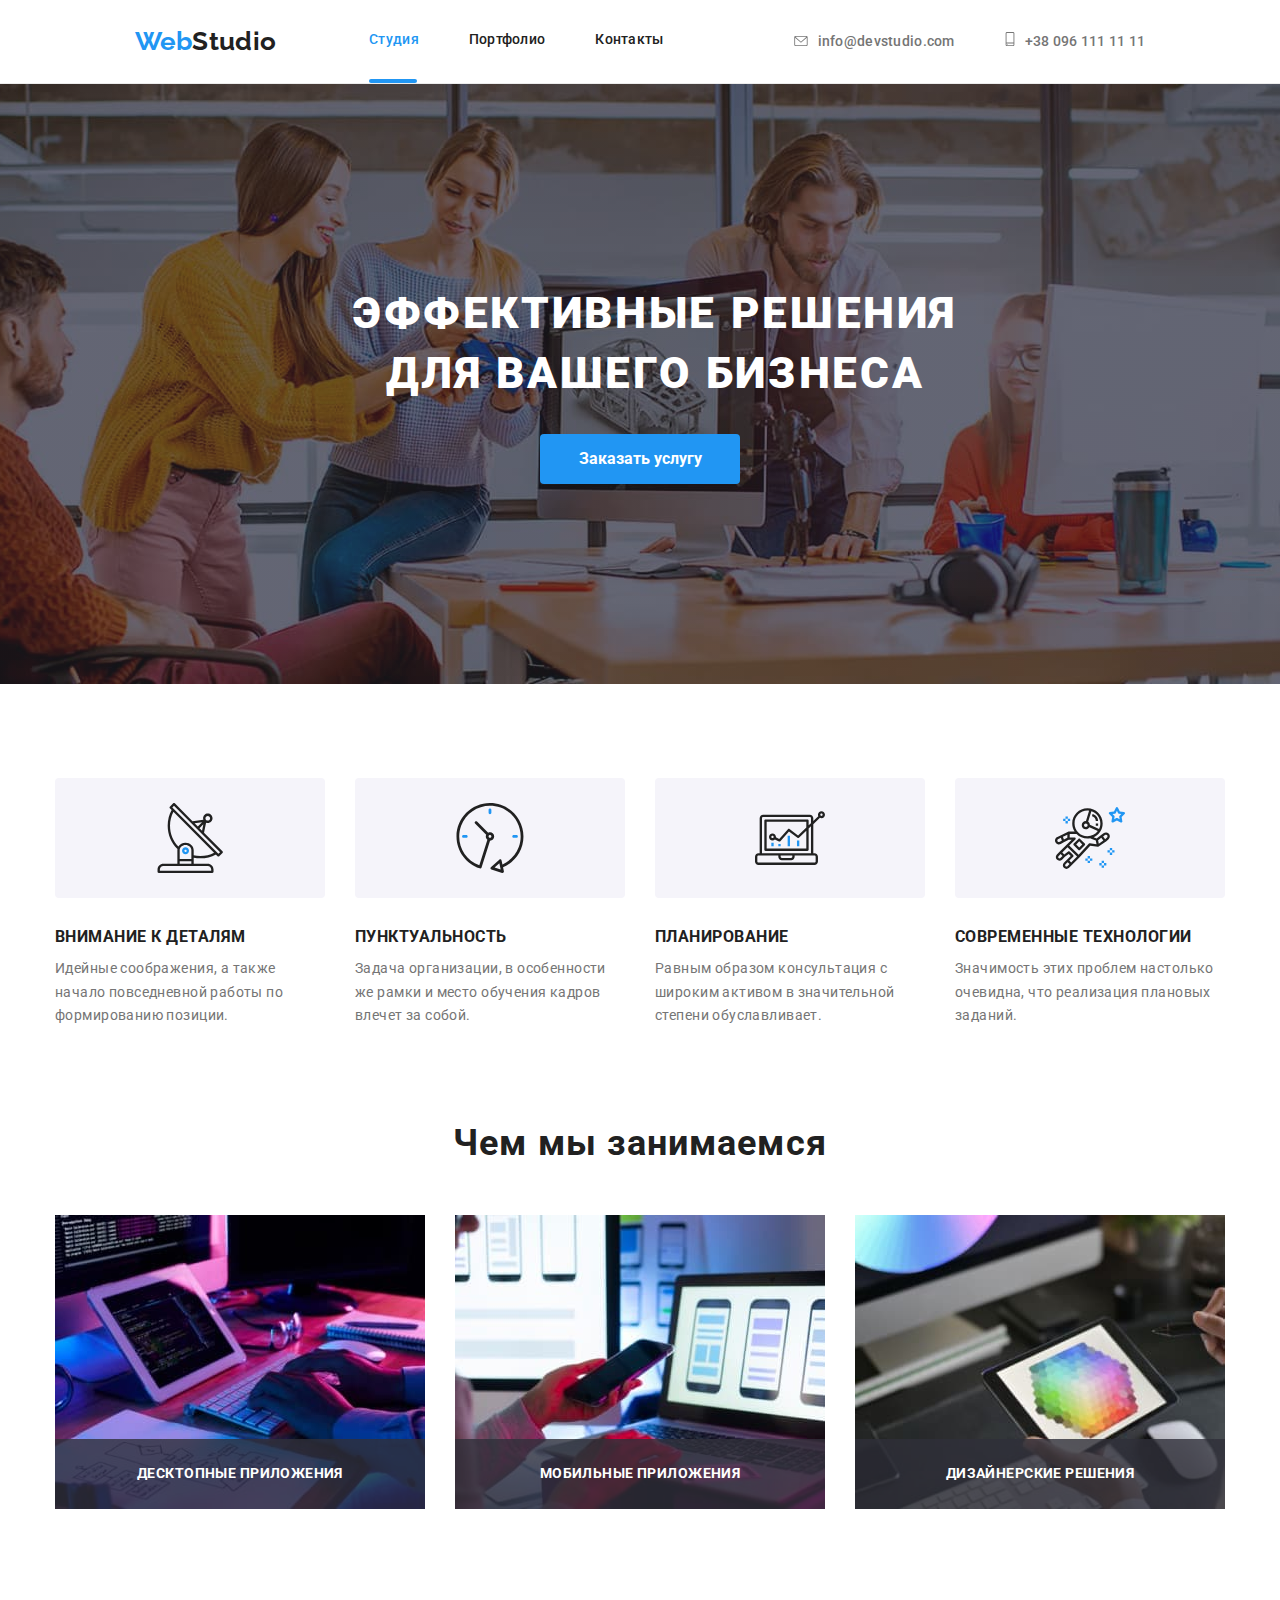
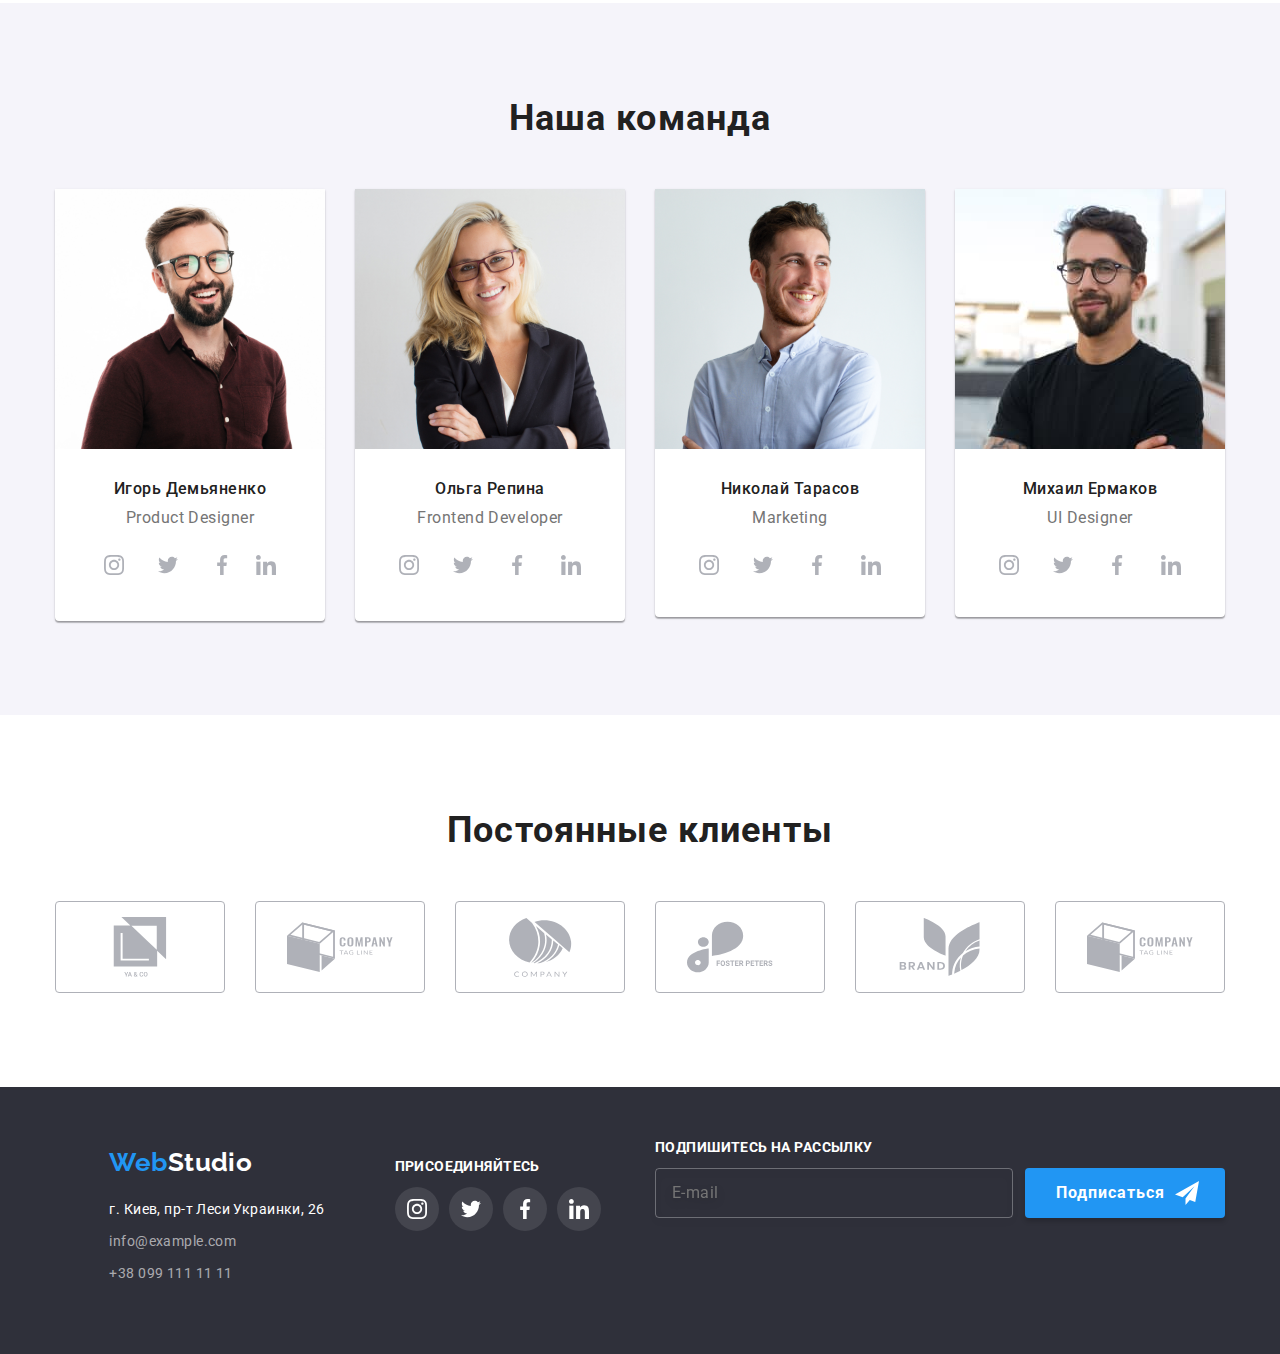
<file: index.html>
<!DOCTYPE html>
<html lang="ru">
  <head>
    <meta charset="UTF-8" />
    <meta http-equiv="X-UA-Compatible" content="IE=edge" />
    <meta name="viewport" content="width=device-width, initial-scale=1.0" />
    <link rel="preconnect" href="https://fonts.googleapis.com" />
    <link rel="preconnect" href="https://fonts.gstatic.com" crossorigin />
    <link rel="preconnect" href="https://fonts.googleapis.com" />
    <link rel="preconnect" href="https://fonts.gstatic.com" crossorigin />
    <link
      href="https://fonts.googleapis.com/css2?family=Raleway:wght@700&family=Roboto:wght@400;500;700&display=swap"
      rel="stylesheet"
    />
    <title>WebStudio</title>
    <link
      rel="stylesheet"
      href="https://cdnjs.cloudflare.com/ajax/libs/modern-normalize/1.1.0/modern-normalize.min.css"
    />
    <link rel="stylesheet" href="./css/main.min.css" />
  </head>

  <body>
      <!-- header -->
  <header class="header">
    <div class="container header__container">
      <div class="header__wrap">
          <a class="logo logo__header link" href="/">
            <span class="logo__web-accent">Web</span>Studio</a>
    </div>


        <button type="button" class="header__menu-btn" data-menu-open>
          <svg width="30px" height="30px" aria-label="Переключатель мобильного меню">
            <use href="./images/symbol-defsmanuu.svg#icon-menuu" class="header__icon-menu"></use>
          </svg>
        </button>



        <div class="mob-menu is-hidden" data-menu>
          <div class="mob-menu__container">
            <div class="mob-menu__top">
          <button type="button" class="mob-menu__close-btn header__close-btn " data-menu-close>
          <svg width="20px" height="20px">
            <use href="./images/symbol-defscloses.svg#icon-closs-1" class="header__icon-close"></use>
          </svg>
        </button>

        <ul class="mob-menu__list list">
          <li class="mob-menu__item mob-menu__current-item">
              <a class="mob-menu__link link mob-menu__link--current" href="">Студия</a>
          </li>
          <li class="mob-menu__item">
              <a class="mob-menu__link link" href="./portfolio.html">Портфолио</a>
          </li>
          <li class="mob-menu__item">
              <a class="mob-menu__link link" href="">Контакты</a>
          </li>
      </ul>
  </div>


      <div class="mob-menu__bottom">
        <ul class="mob-menu-contacts list"> 
          <li class="mob-menu-contacts__item-tel">
            <a class="mob-menu-contacts__tel link" href="tel:+380961111111">
            +38 096 111 11 11</a>
        </li>
        <li class="mob-menu-contacts__item-mail">
          <a class="mob-menu-contacts__mail link" href="mailto:info@devstudio.com">
            info@devstudio.com</a>
        </li>
    </ul>

    <ul class="mob-menu__soc-list list">
        <li class="mob-menu__soc-item">
              <a class="mob-menu__soc-link link" href="">
                Instagram</a>
          </li>
          <li class="mob-menu__soc-item mob-menu__soc-item--width">
              <a class="mob-menu__soc-link link" href="">
                Twitter</a>
          </li>
          <li class="mob-menu__soc-item">
              <a class="mob-menu__soc-link link" href="">
                Facebook</a>
          </li>
          <li class="mob-menu__soc-item">
              <a class="mob-menu__soc-link link" href="">
                LinkedIn</a>
          </li>
      </ul>
    </div>
    </div>
    </div>
    
    <nav class="header__nav">
      <ul class="header__list list">
        <li class="header__item header__current-item">
          <a class="header__link link header__link--current" href="./index.html">Студия</a>
        </li>
        <li class="header__item">
          <a class="header__link link" href="./portfolio.html">Портфолио</a>
        </li>
        <li class="header__item">
          <a class="header__link link" href="">Контакты</a>
        </li>
      </ul>
    </nav>


    <ul class="contacts list">
      <li class="contacts__item">
        <a class="contacts__mail link" href="malito:info@devstudio.com"
          ><svg class="contacts__icon contacts__icon-mail">
            <use href="./images/symbol-defs.svg#icon-mail"></use></svg
          >info@devstudio.com</a
        >
      </li>
      <li class="contacts__item">
        <a class="contacts__tel link contacts__tel--color" href="tel:+380961111111">
          <svg class="contacts__icon contacts__icon-tel">
            <use href="./images/symbol-defs.svg#icon-smartphone"></use>
          </svg>
          +38 096 111 11 11</a
        >
      </li>
    </ul>
      </div>
  </header>
    <!-- <--hero-->
    <main class="main">
      <section class="hero hero__section hero__bcgi">
        <div class="container hero__container">
          <!-- <div class="hero-container"> -->
          <h1 class="hero__title">Эффективные решения для вашего бизнеса</h1>
          <button type="button" data-modal-open class="btn btn__order">Заказать услугу</button>
          <!-- </div> -->
        </div>
      </section>

      <!-- advantage section -->

      <section class="advantage section">
        <div class="container">
          <!-- <h2 class="visually-hidden">Качества</h2> -->
          <ul class="advantage__list list">
            <li class="advantage__item">
              <div class="advantage__container">
                <svg class="advantage__icon" height="70" width="70">
                  <use href="./images/symbol-defs.svg#icon-antenna"></use>
                </svg>
              </div>
              <h3 class="advantage__title">Внимание к деталям</h3>
              <p class="advantage__description">
                Идейные соображения, а также начало повседневной работы по формированию позиции.
              </p>
            </li>
            <li class="advantage__item">
              <div class="advantage__container">
                <svg class="advantage__icone" height="70" width="70">
                  <use href="./images/symbol-defs.svg#icon-clock"></use>
                </svg>
              </div>
              <h3 class="advantage__title">Пунктуальность</h3>
              <p class="advantage__description">
                Задача организации, в особенности же рамки и место обучения кадров влечет за собой.
              </p>
            </li>
            <li class="advantage__item">
              <div class="advantage__container">
                <svg class="advantage__icon" height="70" width="70">
                  <use href="./images/symbol-defs.svg#icon-diagram"></use>
                </svg>
              </div>
              <h3 class="advantage__title">Планирование</h3>
              <p class="advantage__description">
                Равным образом консультация с широким активом в значительной степени обуславливает.
              </p>
            </li>
            <li class="advantage__item">
              <div class="advantage__container">
                <svg class="advantage__icon" height="70" width="70">
                  <use href="./images/symbol-defs.svg#icon-astronaut"></use>
                </svg>
              </div>
              <h3 class="advantage__title">Современные технологии</h3>
              <p class="advantage__description">
                Значимость этих проблем настолько очевидна, что реализация плановых заданий.
              </p>
            </li>
          </ul>
        </div>
      </section>

      <!--service -->

      <section class="service section">
        <div class="container">
          <h2 class="service__title">Чем мы занимаемся</h2>
          <ul class="service__list list">
            <li class="service__item">
              <div class="service__wrap">
                <picture>
                <img
                  class="about__img"
                  src="./images/about-img-1.jpg"
                  alt="algorithm"
                  width="370"
                  height="294"
                />
                </picture>
                <p class="service__name">Десктопные приложения</p>
              </div>
            </li>
            <li class="service__item">
              <div class="service__wrap">
                <picture>
                <img
                  class="about__img"
                  src="./images/about-img-3.jpg"
                  alt="cellphone-and-notebook"
                  width="370"
                  height="294"
                />
                </picture>
                <p class="service__name">Мобильные приложения</p>
              </div>
            </li>
            <li class="service__item">
              <div class="service__wrap">
                <picture>
                <img
                  class="about__img"
                  src="./images/about-img-2.jpg"
                  alt="colorwheel"
                  width="370"
                  height="294"
                />
                </picture>
                <p class="service__name">Дизайнерские решения</p>
              </div>
            </li>
          </ul>
        </div>
      </section>

      <!-- team -->

      <section class="team section">
        <div class="container">
          <h2 class="team__title">Наша команда</h2>
          <ul class="team__list list">
            <li class="team__item">
                 <picture>
                  <source srcset="./images/tiam-img-1.jpg 1x,
                   ./images/desk-prod-des-2x.jpg 2x"
                    media="(min-width: 1200px)">
                    <source srcset="./images/tab-prod-des-1x.jpg 1x,
                    ./images/tab-prod-des-2x.jpg 2x"
                    media="(min-width: 768px)">
                    <source srcset="./images/mob-prod-des-1x.jpg 1x,
                    ./images/mob-prod-des-2x.jpg 2x" 
                    media="(min-width: 320px)">
                    <img src="/images/mob-prod-des-1x.jpg" alt="product-manager">
                  </picture>
              
              <div class="team__wrap">
                <h3 class="team__item-title">Игорь Демьяненко</h3>
                <p class="team__meta" lang="en">Product Designer</p>
                <ul class="team__list-icon list">

                  <li class="team__item-icon">
                    <a class="team__link link" href=""
                      ><svg class="team__icon" width="20px" height="20px">
                        <use href="./images/symbol-defs.svg#icon-instagram"></use></svg
                    ></a>
                  </li>

                  <li class="team__item-icon">
                    <a class="team__link link" href=""
                      ><svg class="team__icon" width="20px" height="20px">
                        <use href="./images/symbol-defs.svg#icon-twitter-1"></use></svg
                    ></a>
                  </li>

                  <li class="team__item-icon">
                    <a class="team__link link" href=""
                      ><svg class="team__icon" width="20px" height="20px">
                        <use href="./images/symbol-defs.svg#icon-facebook"></use></svg
                    ></a>
                  </li>

                  <li class="eam__item-icon">
                    <a class="team__link link" href=""
                      ><svg class="team__icon" width="20px" height="20px">
                        <use href="./images/symbol-ddefs.svg#icon-linkedin-1"></use></svg
                    ></a>
                  </li>
                </ul>
              </div>
            </li>
            <li class="team__item">
             <picture>
              <source srcset="./images/tiam-img-2.jpg 1x,
                ./images/desk-front-2x.jpg 2x" media="(min-width: 1200px)">
                <source srcset="./images/tab-front-1x.jpg 1x,
                ./images/tab-front-2x.jpg 2x" media="(min-width: 768px)">
                  <source srcset="./images/mob-front-1x.jpg 1x,
                ./images/mob-front-2x.jpg 2x" media="(min-width: 320px)">
                <img src="/images/mob-front-1x.jpg" alt="front-end">
             </picture>
              <div class="team__wrap">
                <h3 class="team__item-title">Ольга Репина</h3>
                <p class="team__meta" lang="en">Frontend Developer</p>
                <ul class="team__list-icon list">
                  <li class="team__item-icon">
                    <a class="team__link link" href=""
                      ><svg class="team__icon" width="20px" height="20px">
                        <use href="./images/symbol-defs.svg#icon-instagram"></use></svg
                    ></a>
                  </li>

                  <li class="team__item-icon">
                    <a class="team__link link" href=""
                      ><svg class="team__icon" width="20px" height="20px">
                        <use href="./images/symbol-defs.svg#icon-twitter-1"></use></svg
                    ></a>
                  </li>

                  <li class="team__item-icon">
                    <a class="team__link link" href=""
                      ><svg class="team__icon" width="20px" height="20px">
                        <use href="./images/symbol-defs.svg#icon-facebook"></use></svg
                    ></a>
                  </li>

                  <li class="team__item-icon">
                    <a class="team__link link" href=""
                      ><svg class="team__icon" width="20px" height="20px">
                        <use href="./images/symbol-ddefs.svg#icon-linkedin-1"></use></svg
                    ></a>
                  </li>
                </ul>
              </div>
            </li>
            <li class="team__item">
             <picture>
              <source srcset="./images/tiam-img-3.jpg 1x,
              ./images/desk-marketing-2x.jpg 2x" media="(min-width: 1200px)">
                      <source srcset="./images/tab-marketing-1x.jpg 1x,
              ./images/tab-marketing-2x.jpg 2x" media="(min-width: 768px)">
                      <source srcset="./images/mob-marketing-1x.jpg 1x,
              ./images/mob-marketing-2x.jpg 2x" media="(min-width: 320px)">
               <img src="/images/mob-marketing-1x.jpg" alt="marketing">
              </picture>



              <div class="team__wrap">
                <h3 class="team__item-title">Николай Тарасов</h3>
                <p class="team__meta" lang="en">Marketing</p>
                <ul class="team__list-icon list">
                  <li class="team__item-icon">
                    <a class="team__link link" href=""
                      ><svg class="team__icon" width="20px" height="20px">
                        <use href="./images/symbol-defs.svg#icon-instagram"></use></svg
                    ></a>
                  </li>

                  <li class="team__item-icon">
                    <a class="team__link link" href=""
                      ><svg class="team__icon" width="20px" height="20px">
                        <use href="./images/symbol-defs.svg#icon-twitter-1"></use></svg
                    ></a>
                  </li>

                  <li class="team__item-icon">
                    <a class="team__link link" href=""
                      ><svg class="team__icon" width="20px" height="20px">
                        <use href="./images/symbol-defs.svg#icon-facebook"></use></svg
                    ></a>
                  </li>

                  <li class="team__item-icon">
                    <a class="team__link link" href=""
                      ><svg class="team__icon" width="20px" height="20px">
                        <use href="./images/symbol-ddefs.svg#icon-linkedin-1"></use></svg
                    ></a>
                  </li>
                </ul>
              </div>
            </li>


            <li class="team__item">
              <picture>
                <source srcset="./images/img6.jpg 1x,
                                ./images/desk-ui-des-2x.jpg 2x" media="(min-width: 1200px)">
                <source srcset="./images/tab-ui-des-1x.jpg 1x,
                                ./images/tab-ui-des-2x.jpg 2x" media="(min-width: 768px)">
                <source srcset="./images/mob-ui-des-1x.jpg 1x,
                                 ./images/mob-ui-des-2x.jpg 2x" media="(min-width: 320px)">
                <img src="/images/mob-ui-des-1x.jpg" alt="UI-designer">
            </picture>
             
              <div class="team__wrap">
                <h3 class="team__item-title">Михаил Ермаков</h3>
                    <p class="team__meta" lang="en">UI Designer</p>
                    <ul class="team__list-icon list">
                        <li class="team__item-icon">
                            <a href="" class="team__link link">
                                <svg class="team__icon" width="20px" height="20px">
                        <use href="./images/symbol-defs.svg#icon-instagram"></use></svg
                    ></a>
                  </li>

                  <li class="team__item-icon">
                    <a href="" class="team__link link">
                        <svg class="team__icon" width="20px" height="20px">
                        <use href="./images/symbol-defs.svg#icon-twitter-1"></use></svg
                    ></a>
                  </li>

                  <li class="team__item-icon">
                    <a href="" class="team__link link">
                        <svg class="team__icon" width="20px" height="20px">
                        <use href="./images/symbol-defs.svg#icon-facebook"></use></svg
                    ></a>
                  </li>

                  <li class="team__item-icon">
                    <a href="" class="team__link link">
                        <svg class="team__icon" width="20px" height="20px">
                        <use href="./images/symbol-ddefs.svg#icon-linkedin-1"></use>
                        </svg
                    ></a>
                  </li>
                </ul>
              </div>
            </li>
          </ul>
        </div>
      </section>
      <!-- section-clients 5 -->
      <section class="client section">
        <div class="container">
          <h2 class="client__title">Постоянные клиенты</h2>
          <ul class="client__list list">
            <li class="client__item">
              <a class="client__link link" href=""
                ><svg class="client__icon" width="106" height="60">
                  <use href="./images/symbol-defs.svg#icon-Union"></use></svg
              ></a>
            </li>

            <li class="client__item">
              <a class="client__link link" href=""
                ><svg class="client__icon" width="106" height="60">
                  <use href="./images/symbol-defs.svg#icon-tagline"></use></svg
              ></a>
            </li>

            <li class="client__item">
              <a class="client__link link" href=""
                ><svg class="client__icon" width="106" height="60">
                  <use href="./images/symbol-defs.svg#icon-companilist"></use></svg
              ></a>
            </li>

            <li class="client__item">
              <a class="client__link link" href=""
                ><svg class="client__icon" width="106" height="60">
                  <use href="./images/symbol-defs.svg#icon-fosterpeters"></use></svg
              ></a>
            </li>

            <li class="client__item">
              <a class="client__link link" href=""
                ><svg class="client__icon" width="106" height="60">
                  <use href="./images/symbol-defs.svg#icon-brend"></use></svg
              ></a>
            </li>

            <li class="client__item">
              <a class="client__link link" href=""
                ><svg class="client__icon" width="106" height="60">
                  <use href="./images/symbol-defs.svg#icon-tagline"></use></svg
              ></a>
            </li>
          </ul>
        </div>
      </section>
    </main>

    <!-- footer -->
    <footer class="footer">
            <div class="container footer__container">
               <div class="footer__wrap">
                <div class="footer__left-side">
                    <a class="logo link logo__footer" href="./index.html">
                        Web<span class="logo__web-white">Studio</span></a>
           <address class="footer__address">
            <ul class="footer__connect list">
              <li class="footer__address-item">
                <a
                  class="footer__map link"
                  href="https://goo.gl/maps/9qzrubKN1GBcPVM38"
                  target="blank"
                  >г. Киев, пр-т Леси Украинки, 26</a
                >
              </li>
              <li class="footer__address-item">
                <a class="link footer__mail" href="mailto:info@example.com">info@example.com</a>
              </li>
              <li class="footer__address-item">
                <a class="link footer__tel" href="tel:+380991111111">+38 099 111 11 11</a>
              </li>
            </ul>
          </address>
        </div>

        <div class="footer__medium">
          <p class="footer__action">ПРИСОЕДИНЯЙТЕСЬ</p>
          <ul class="footer__list-icon list">
            <li class="footer__item">
              <a class="footer__link link" href=""
                ><svg class="footer__icon" width="20px" height="20px">
                  <use href="./images/symbol-defs.svg#icon-instagram"></use></svg
              ></a>
            </li>
            <li class="footer__item">
              <a class="footer__link link" href=""
                ><svg class="footer__icon" width="20px" height="20px">
                  <use href="./images/symbol-defs.svg#icon-twitter-1"></use></svg
              ></a>
            </li>
            <li class="footer__item">
              <a class="footer__link link" href=""
                ><svg class="footer__icon" width="20px" height="20px">
                  <use href="./images/symbol-defs.svg#icon-facebook"></use></svg
              ></a>
            </li>
            <li class="footer__item">
              <a class="footer__link link" href=""
                ><svg class="footer__icon" width="20px" height="20px">
                  <use href="./images/symbol-ddefs.svg#icon-linkedin-1"></use></svg
              ></a>
            </li>
          </ul>
        </div>
      </div>

        <div class="footer__right">
          <p class="footer__action">Подпишитесь на рассылку</p>
          <form class="form">
            <div class="form__wrap">
              <label for="email-footer"></label>
              <input type="email" name="email-footer" id="email-footer" placeholder="E-mail" class="form__label" />
            </div>
            <button type="button" class="form__btn">
              Подписаться
              <svg class="form__icon" width="24px" height="24px"><use href="./images/-footer.svg#icon-icon-send"></use></svg>
            </button>
          </form>
        </div>
      </div>
    </footer>
    <!-- modal -->
    <div class="backdrop is-hidden" data-modal>
      <div class="modal">
        <button data-modal-close class="button modal__close">
          <svg class="" width="18px" height="18px">
            <use href="./images/symbol-defscloses.svg#icon-closs-1"></use>
          </svg>
        </button>
        <p class="modal__action">Оставьте свои данные, мы вам перезвоним</p>
        <form class="modal__form">
          <div class="modal__field">
            <label class="modal__label" for="user-name">Имя</label>
            <div class="modal__wrap-input">
              <input type="txt" name="user-name" id="user-name" class="modal__input" placeholder="" /><svg
                class="modal__icon" width="18px" height="18px"
              >
                <use href="./images/symbol-defsssssss.svg#icon-icon-icon"></use>
              </svg>
            </div>
          </div>
          <div class="modal__field">
            <label for="tel" class="modal__label">Телефон</label>
            <div class="modal__wrap-input">
              <input type="tel" name="user-tel" id="tel" class="modal__input" placeholder="" /><svg
                class="modal__icon" width="18px" height="18px"
              >
                <use href="./images/symbol-defsperson.svg#icon-phone-black"></use>
              </svg>
            </div>
          </div>
          <div class="modal__field">
            <label for="mail" class="modal__label">Почта</label>
            <div class="modal__wrap-input">
              <input type="email" name="user-email" id="email" class="modal__input" placeholder="" /><svg
                class="modal__icon" width="18px" height="18px">
                <use href="./images/symbol-defsperson.svg#icon-email-black"></use>
              </svg>
            </div>
          </div>
          <div class="modal__field--margin">
            <label class="modal__label" for="textarea">Комментарий</label>
            <textarea
              name="textarea"
              id="textarea"
              placeholder="Введите текст"
              class="modal__textarea"
            ></textarea>
          </div>
          <div>
             <input 
                    type="checkbox" 
                    name="conditions" 
                    class="modal__agree visually-hidden" 
                    placeholder=" " 
                    id="conditions" 
                    required> 
          <label class="modal__agree-label" for="conditions">
            <span>
              <svg class="modal__check" width="16px" height="15px">
                  <use href="./images/symbol-defschek.svg#icon-chek"></use>
              </svg>
            </span>
                  Соглашаюсь с рассылкой и принимаю
              <a href="" class="link modal__link">Условия договора</a>
            </label>
            <div/>
            <div class="modal__btn">
          <button type="submit" class="modal__btn-form">Отправить</button>
          </div>
        </form>
      </div>
    </div>
    <script src="./js/modal.js"></script>
    <script src="./js/menu.js"></script>
  </body>
</html>
</file>
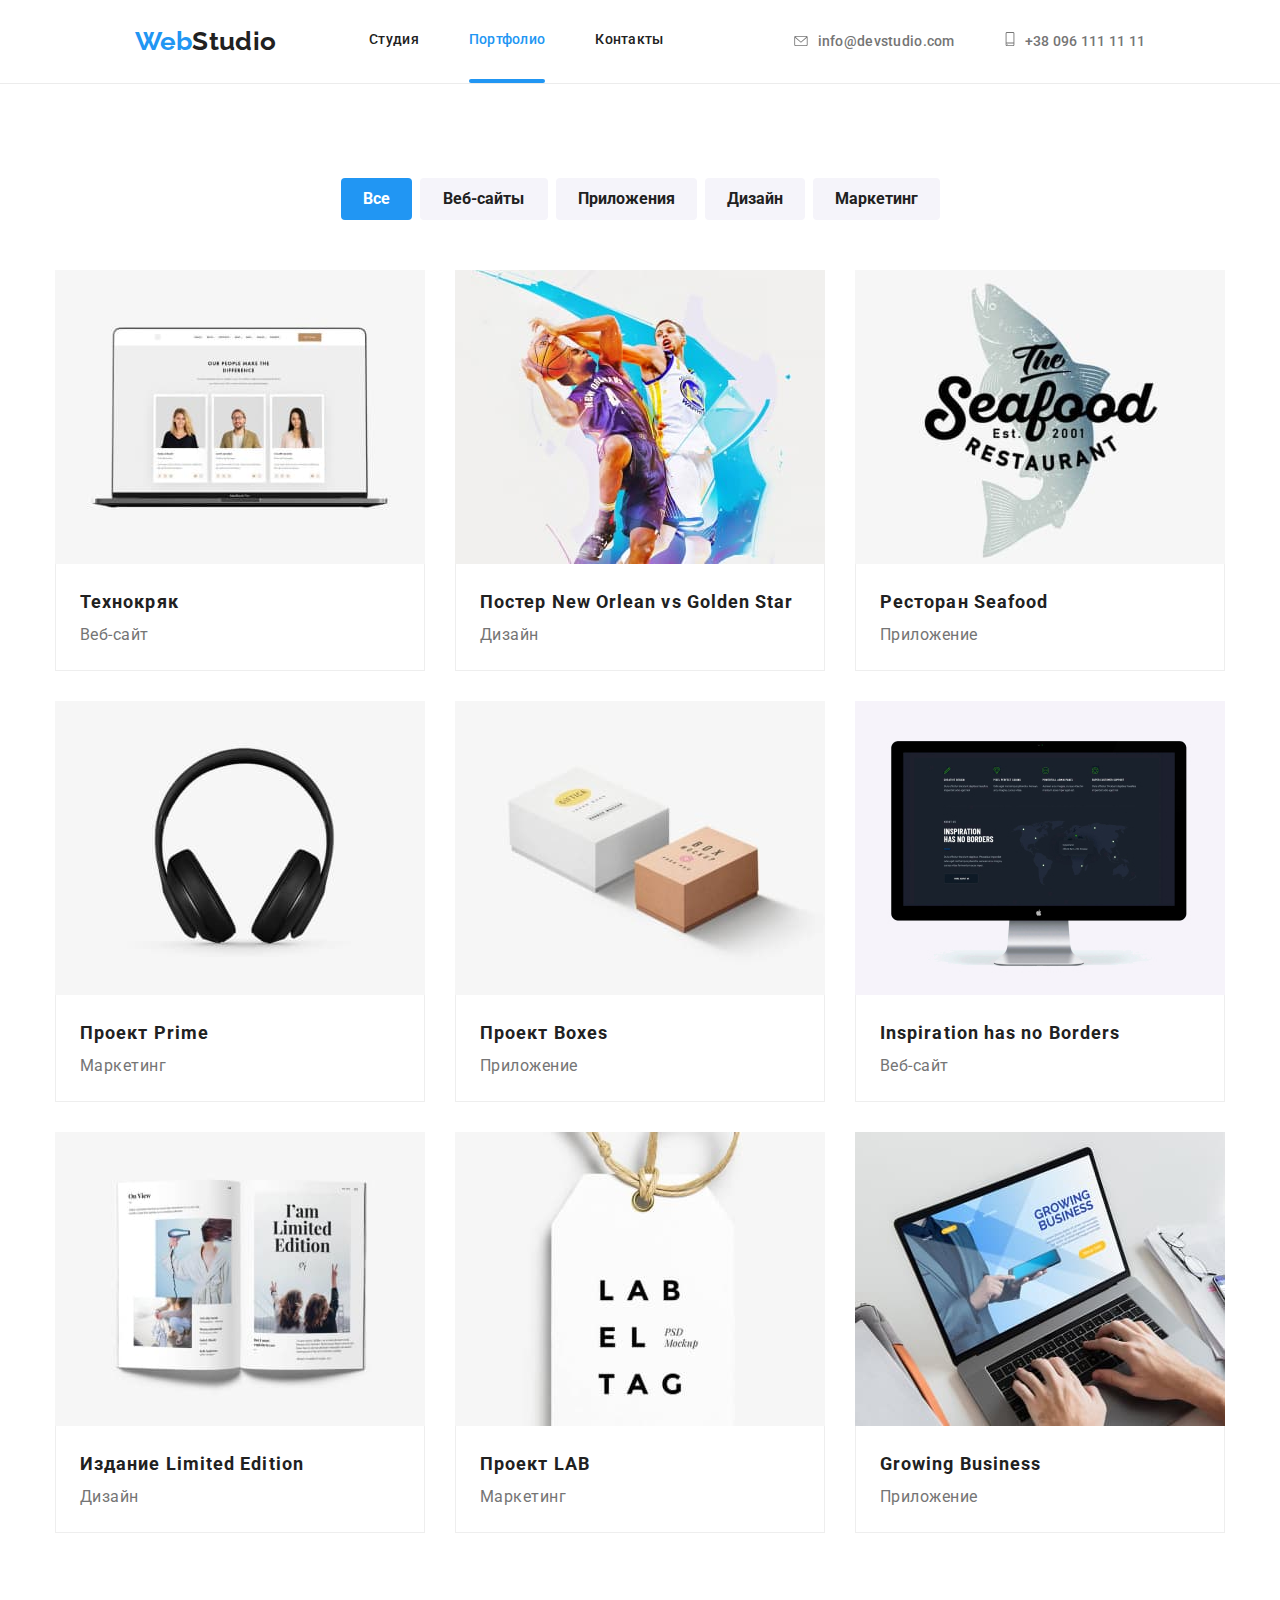
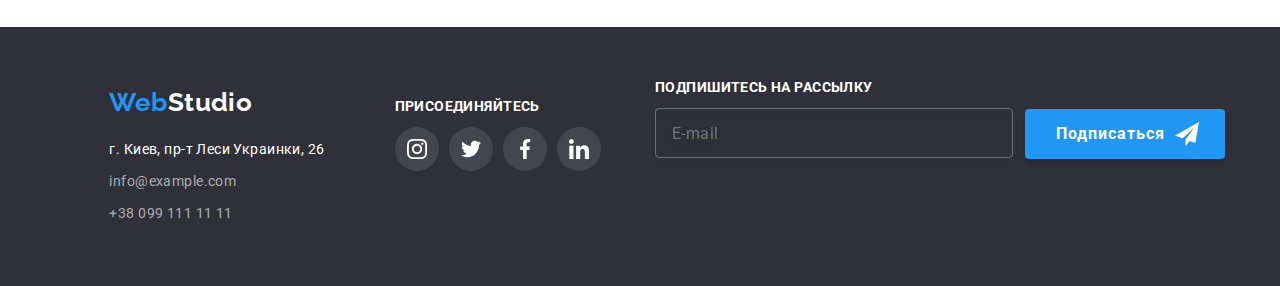
<file: portfolio.html>
<!DOCTYPE html>
<html lang="ru">
  <head>
    <meta charset="UTF-8" />
    <meta http-equiv="X-UA-Compatible" content="IE=edge" />
    <meta name="viewport" content="width=device-width, initial-scale=1.0" />
    <link rel="preconnect" href="https://fonts.googleapis.com" />
    <link rel="preconnect" href="https://fonts.gstatic.com" crossorigin />
    <link rel="preconnect" href="https://fonts.googleapis.com" />
    <link rel="preconnect" href="https://fonts.gstatic.com" crossorigin />
    <link
      href="https://fonts.googleapis.com/css2?family=Raleway:wght@700&family=Roboto:wght@400;500;700&display=swap"
      rel="stylesheet"
    />
    <title>Portfolio</title>
    <link
      rel="stylesheet"
      href="https://cdnjs.cloudflare.com/ajax/libs/modern-normalize/1.1.0/modern-normalize.min.css"
    />
    <link rel="stylesheet" href="./css/main.min.css" />
  </head>
  <body>
    <!-- header -->
    <header class="header">
      <div class="container header__container">
        <div class="header__wrap">
          <a class="logo logo__header link" href="/">
            <span class="logo__web-accent">Web</span>Studio</a
          >
        </div>

        <button type="button" class="header__menu-btn" data-menu-open>
          <svg width="23px" height="23px" aria-label="Переключатель мобильного меню">
            <use href="./images/symbol-defsmanuu.svg#icon-menuu" class="header__icon-menu"></use>
          </svg>
        </button>

        <div class="mob-menu is-hidden" data-menu>
          <div class="mob-menu__container">
            <div class="mob-menu__top">
              <button type="button" class="mob-menu__close-btn header__close-btn" data-menu-close>
                <svg width="20px" height="20px">
                  <use
                    href="./images/symbol-defscloses.svg#icon-closs-1"
                    class="header__icon-close"
                  ></use>
                </svg>
              </button>

              <ul class="mob-menu__list list">
                <li class="mob-menu__item mob-menu__current-item">
                  <a class="mob-menu__link link" href="./index.html">Студия</a>
                </li>
                <li class="mob-menu__item mob-menu__current-item">
                  <a class="mob-menu__link link mob-menu__link--current" href="">Портфолио</a>
                </li>
                <li class="mob-menu__item">
                  <a class="mob-menu__link link" href="">Контакты</a>
                </li>
              </ul>
            </div>

            <div class="mob-menu__bottom">
              <ul class="mob-menu-contacts list">
                <li class="mob-menu-contacts__item-tel">
                  <a class="mob-menu-contacts__tel link" href="tel:+380961111111">
                    +38 096 111 11 11</a
                  >
                </li>
                <li class="mob-menu-contacts__item-mail">
                  <a class="mob-menu-contacts__mail link" href="mailto:info@devstudio.com">
                    info@devstudio.com</a
                  >
                </li>
              </ul>

              <ul class="mob-menu__soc-list list">
                <li class="mob-menu__soc-item">
                  <a class="mob-menu__soc-link link" href="">Instagram</a>
                </li>

                <li class="mob-menu__soc-item mob-menu__soc-item--width">
                  <a class="mob-menu__soc-link link" href="">Twitter</a>
                </li>

                <li class="mob-menu__soc-item">
                  <a class="mob-menu__soc-link link" href="">Facebook</a>
                </li>

                <li class="mob-menu__soc-item">
                  <a class="mob-menu__soc-link link" href="">LinkedIn</a>
                </li>
              </ul>
            </div>
          </div>
        </div>

        <nav class="header__nav">
          <ul class="header__list list">
            <li class="header__item">
              <a class="header__link link" href="./index.html">Студия</a>
            </li>
            <li class="header__item header__current-item">
              <a class="header__link link header__link--current" href="./portfolio.html"
                >Портфолио</a
              >
            </li>
            <li class="header__item">
              <a class="header__link link" href="">Контакты</a>
            </li>
          </ul>
        </nav>

        <ul class="contacts list">
          <li class="contacts__item">
            <a class="contacts__mail link" href="malito:info@devstudio.com"
              ><svg class="contacts__icon contacts__icon-mail">
                <use href="./images/symbol-defs.svg#icon-mail"></use></svg
              >info@devstudio.com</a
            >
          </li>
          <li class="contacts__item">
            <a class="contacts__tel link contacts__tel--color" href="tel:+380961111111">
              <svg class="contacts__icon contacts__icon-tel">
                <use href="./images/symbol-defs.svg#icon-smartphone"></use>
              </svg>
              +38 096 111 11 11</a
            >
          </li>
        </ul>
      </div>
    </header>

    <!-- hero -->

    <main class="main">
      <section class="section">
        <div class="container portfolio__container">
          <h1 class="visually-hidden">hero</h1>
          <div class="portfolio__btn-container">
            <ul class="portfolio__btn-list list">
              <li class="portfolio__btn-item">
                <button class="btn portfolio__btn portfolio__btn--choosen" type="button">
                  Все
                </button>
              </li>

              <li class="portfolio__btn-item">
                <button type="button" class="btn portfolio__btn portfolio__btn--width">
                  Веб-сайты
                </button>
              </li>

              <li class="portfolio__btn-item">
                <button type="button" class="btn portfolio__btn">Приложения</button>
              </li>

              <li class="portfolio__btn-item">
                <button type="button" class="btn portfolio__btn portfolio__btn--margin">
                  Дизайн
                </button>
              </li>

              <li class="portfolio__btn-item">
                <button type="button" class="btn portfolio__btn portfolio__btn--margin">
                  Маркетинг
                </button>
              </li>
            </ul>
          </div>

          <!-- Picture -->

          <ul class="card list card__list">
            <li class="card__item">
              <a class="link card__link card__focus-link" href="">
                <div class="card__wrap">
                  <picture>
                    <source
                      srcset="./images.portfolio/img.jpg 1x, ./images/desk-technokryak-2x.jpg 2x"
                      media="(min-width: 1200px)"
                    />
                    <source
                      srcset="
                        ./images/tab-technokryak-1x.jpg 1x,
                        ./images/tab-technokryak-2x.jpg 2x
                      "
                      media="(min-width: 768px)"
                    />
                    <source
                      srcset="
                        ./images/mob-technokryak-1x.jpg 1x,
                        ./images/mob-technokryak-2x.jpg 2x
                      "
                      media="(min-width: 320px)"
                    />
                    <img src="/images/mob-technokryak-1x.jpg" alt="Веб-сайт" />
                  </picture>
                  <p class="card__meta">
                    Ресурс предлагает комплексные предложения с разным уровнем функционала и
                    сервисов. Все это позволит посетителю получить исчерпывающие сведения о компании
                    или частном лице.
                  </p>
                </div>
                <div class="card__border">
                  <h2 class="card__title">Технокряк</h2>
                  <p class="card__description">Веб-сайт</p>
                </div>
              </a>
            </li>

            <li class="card__item">
              <a class="link card__link card__focus-link" href="">
                <div class="card__wrap">
                  <picture>
                    <source
                      srcset="./images/desk-poster-1x.jpg 1x, ./images/desk-poster-2x.jpg 2x"
                      media="(min-width: 1200px)"
                    />
                    <source
                      srcset="./images/tab-poster-1x.jpg 1x, ./images/tab-poster-2x.jpg 2x"
                      media="(min-width: 768px)"
                    />
                    <source
                      srcset="./images/mob-poster-1x.jpg 1x, ./images/mob-poster-2x.jpg 2x"
                      media="(min-width: 320px)"
                    />
                    <img src="/images/mob-poster-1x.jpg" alt="Постер" />
                  </picture>
                  <p class="card__meta">
                    Ресурс предлагает комплексные предложения с разным уровнем функционала и
                    сервисов. Все это позволит посетителю получить исчерпывающие сведения о компании
                    или частном лице.
                  </p>
                </div>
                <div class="card__border">
                  <h2 class="card__title">
                    Постер <span lang="en">New Orlean vs Golden Star</span>
                  </h2>
                  <p class="card__description">Дизайн</p>
                </div>
              </a>
            </li>

            <li class="card__item">
              <a class="link card__link card__focus-link" href="">
                <div class="card__wrap">
                  <picture>
                    <source
                      srcset="./images.portfolio/img2.jpg 1x, ./images/desk-rest-2x.jpg 2x"
                      media="(min-width: 1200px)"
                    />
                    <source
                      srcset="./images/tab-rest-1x.jpg 1x, ./images/tab-rest-2x.jpg 2x"
                      media="(min-width: 768px)"
                    />
                    <source
                      srcset="./images/mob-rest-1x.jpg 1x, ./images/mob-rest-2x.jpg 2x"
                      media="(min-width: 320px)"
                    />
                    <img src="/images/mob-rest-1x.jpg" alt="Приложение" />
                  </picture>
                  <p class="card__meta">
                    Ресурс предлагает комплексные предложения с разным уровнем функционала и
                    сервисов. Все это позволит посетителю получить исчерпывающие сведения о компании
                    или частном лице.
                  </p>
                </div>
                <div class="card__border">
                  <h2 class="card__title">Ресторан <span lang="en">Seafood</span></h2>
                  <p class="card__description">Приложение</p>
                </div>
              </a>
            </li>

            <li class="card__item">
              <a class="link card__link card__focus-link" href="">
                <div class="card__wrap">
                  <picture>
                    <source
                      srcset="./images.portfolio/img3.jpg 1x, ./images/desk-prime-2x.jpg 2x"
                      media="(min-width: 1200px)"
                    />
                    <source
                      srcset="./images/tab-prime-1x.jpg 1x, ./images/tab-prime-2x.jpg 2x"
                      media="(min-width: 768px)"
                    />
                    <source
                      srcset="./images/mob-prime-1x.jpg 1x, ./images/mob-prime-2x.jpg 2x"
                      media="(min-width: 320px)"
                    />
                    <img src="/images/mob-prime-1x.jpg" alt="Проект" />
                  </picture>
                  <p class="card__meta">
                    Ресурс предлагает комплексные предложения с разным уровнем функционала и
                    сервисов. Все это позволит посетителю получить исчерпывающие сведения о компании
                    или частном лице.
                  </p>
                </div>
                <div class="card__border">
                  <h2 class="card__title">Проект <span lang="en">Prime</span></h2>
                  <p class="card__description">Маркетинг</p>
                </div>
              </a>
            </li>

            <li class="card__item">
              <a class="link card__link card__focus-lin" href="">
                <div class="card__wrap">
                  <picture>
                    <source
                      srcset="./images.portfolio/img4.jpg 1x, ./images/desk-boxes-2x.jpg 2x"
                      media="(min-width: 1200px)"
                    />
                    <source
                      srcset="./images/tab-boxes-1x.jpg 1x, ./images/tab-boxes-2x.jpg 2x"
                      media="(min-width: 768px)"
                    />
                    <source
                      srcset="./images/mob-boxes-1x.jpg 1x, ./images/mob-boxes-2x.jpg 2x"
                      media="(min-width: 320px)"
                    />
                    <img src="/images/mob-boxes-1x.jpg" alt="Проект" />
                  </picture>
                  <p class="card__meta">
                    Ресурс предлагает комплексные предложения с разным уровнем функционала и
                    сервисов. Все это позволит посетителю получить исчерпывающие сведения о компании
                    или частном лице.
                  </p>
                </div>
                <div class="card__border">
                  <h2 class="card__title">Проект <span lang="en">Boxes</span></h2>
                  <p class="card__description">Приложение</p>
                </div>
              </a>
            </li>

            <li class="card__item">
              <a class="link card__link card__focus-link" href="">
                <div class="card__wrap">
                  <picture>
                    <source
                      srcset="./images.portfolio/img5.jpg 1x, ./images/desk-inspir-2x.jpg 2x"
                      media="(min-width: 1200px)"
                    />
                    <source
                      srcset="./images/tab-inspir-1x.jpg 1x, ./images/tab-inspir-2x.jpg 2x"
                      media="(min-width: 768px)"
                    />
                    <source
                      srcset="./images/mob-inspir-1x.jpg 1x, ./images/mob-inspir-2x.jpg 2x"
                      media="(min-width: 320px)"
                    />
                    <img src="/images/mob-inspir-1x.jpg" alt="Веб-сайт" />
                  </picture>
                  <p class="card__meta">
                    Ресурс предлагает комплексные предложения с разным уровнем функционала и
                    сервисов. Все это позволит посетителю получить исчерпывающие сведения о компании
                    или частном лице.
                  </p>
                </div>
                <div class="card__border">
                  <h2 class="card__title">Inspiration has no Borders</h2>
                  <p class="card__description">Веб-сайт</p>
                </div>
              </a>
            </li>
            <li class="card__item">
              <a class="link card__link card__focus-link" href="">
                <div class="card__wrap">
                  <picture>
                    <source
                      srcset="./images.portfolio/img6.jpg 1x, ./images/desk-limitited-2x.jpg 2x"
                      media="(min-width: 1200px)"
                    />
                    <source
                      srcset="./images/tab-limitited-1x.jpg 1x, ./images/tab-limitited-2x.jpg 2x"
                      media="(min-width: 768px)"
                    />
                    <source
                      srcset="./images/mob-limitited-1x.jpg 1x, ./images/mob-limitited-2x.jpg 2x"
                      media="(min-width: 320px)"
                    />
                    <img src="/images/mob-limitited-1x.jpg" alt="Издание" />
                  </picture>
                  <p class="card__meta">
                    Ресурс предлагает комплексные предложения с разным уровнем функционала и
                    сервисов. Все это позволит посетителю получить исчерпывающие сведения о компании
                    или частном лице.
                  </p>
                </div>
                <div class="card__border">
                  <h2 class="card__title">Издание <span>Limited Edition</span></h2>
                  <p class="card__description">Дизайн</p>
                </div>
              </a>
            </li>

            <li class="card__item">
              <a class="link card__link card__focus-link" href="">
                <div class="card__wrap">
                  <picture>
                    <source
                      srcset="./images.portfolio/img7.jpg 1x, ./images/desk-lab-2x.jpg 2x"
                      media="(min-width: 1200px)"
                    />
                    <source
                      srcset="./images/tab-lab-1x.jpg 1x, ./images/tab-lab-2x.jpg 2x"
                      media="(min-width: 768px)"
                    />
                    <source
                      srcset="./images/mob-lab-1x.jpg 1x, ./images/mob-lab-2x.jpg 2x"
                      media="(min-width: 320px)"
                    />
                    <img src="/images/mob-lab-1x.jpg" alt="Издание" />
                  </picture>
                  <p class="card__meta">
                    Ресурс предлагает комплексные предложения с разным уровнем функционала и
                    сервисов. Все это позволит посетителю получить исчерпывающие сведения о компании
                    или частном лице.
                  </p>
                </div>
                <div class="card__border">
                  <h2 class="card__title">Проект <span lang="en">LAB</span></h2>
                  <p class="card__description">Маркетинг</p>
                </div>
              </a>
            </li>

            <li class="card__item">
              <a class="link card__link card__focus-link" href="">
                <div class="card__wrap">
                  <picture>
                    <source
                      srcset="./images.portfolio/img8.jpg 1x, ./images/desk-grow-2x.jpg 2x"
                      media="(min-width: 1200px)"
                    />
                    <source
                      srcset="./images/tab-grow-1x.jpg 1x, ./images/tab-grow-2x.jpg 2x"
                      media="(min-width: 768px)"
                    />
                    <source
                      srcset="./images/mob-grow-1x.jpg 1x, ./images/mob-grow-2x.jpg 2x"
                      media="(min-width: 320px)"
                    />
                    <img src="/images/mob-grow-1x.jpg" alt="Приложение" />
                  </picture>
                  <p class="card__meta">
                    Ресурс предлагает комплексные предложения с разным уровнем функционала и
                    сервисов. Все это позволит посетителю получить исчерпывающие сведения о компании
                    или частном лице.
                  </p>
                </div>
                <div class="card__border">
                  <h2 class="card__title">Growing Business</h2>
                  <p class="card__description">Приложение</p>
                </div>
              </a>
            </li>
          </ul>
        </div>
      </section>
    </main>
    <!-- footer -->
    <footer class="footer">
      <div class="container footer__container">
        <div class="footer__wrap">
          <div class="footer__left-side">
            <a class="logo link logo__footer" href="/">
              Web
              <span class="logo__web-white">Studio</span>
            </a>

            <address class="footer__address">
              <ul class="footer__connect list">
                <li class="footer__address-item">г. Киев, пр-т Леси Украинки, 26</li>
                <li class="footer__contact-item">
                  <a class="link footer__mail" href="mailto:info@example.com">info@example.com</a>
                </li>
                <li class="footer__contact-item">
                  <a class="link footer__tel" href="tel:+380991111111">+38 099 111 11 11 </a>
                </li>
              </ul>
            </address>
          </div>

          <div class="footer__medium">
            <p class="footer__action">ПРИСОЕДИНЯЙТЕСЬ</p>
            <ul class="footer__list-icon list">
              <li class="footer__item">
                <a class="footer__link link" href=""
                  ><svg class="footer__icon" width="20px" height="20px">
                    <use href="./images/symbol-defs.svg#icon-instagram"></use></svg
                ></a>
              </li>

              <li class="footer__item">
                <a class="footer__link link" href=""
                  ><svg class="footer__icon" width="20px" height="20px">
                    <use href="./images/symbol-defs.svg#icon-twitter-1"></use></svg
                ></a>
              </li>

              <li class="footer__item">
                <a class="footer__link link" href=""
                  ><svg class="footer__icon" width="20px" height="20px">
                    <use href="./images/symbol-defs.svg#icon-facebook"></use></svg
                ></a>
              </li>

              <li class="footer__item">
                <a class="footer__link link" href=""
                  ><svg class="footer__icon" width="20px" height="20px">
                    <use href="./images/symbol-ddefs.svg#icon-linkedin-1"></use>
                  </svg>
                </a>
              </li>
            </ul>
          </div>
        </div>

        <div class="footer__right">
          <p class="footer__action">Подпишитесь на рассылку</p>
          <form class="form">
            <div class="form__wrap">
              <label for="email-footer"></label>
              <input
                type="email"
                id="email-footer"
                name="email-footer"
                placeholder="E-mail"
                class="form__label"
              />
            </div>
            <button type="button" class="form__btn">
              Подписаться
              <svg class="form__icon" width="24px" height="24px">
                <use href="./images/-footer.svg#icon-icon-send"></use>
              </svg>
            </button>
          </form>
        </div>
      </div>
    </footer>
    <script src="./js/menu.js"></script>
  </body>
</html>
</file>
<file: css/main.min.css>
:root{--header-color: #212121;--title-color: #ffffff;--contact-color: #757575;--logo-footer: #ffffff;--allocate-color: #2196f3;--button-text: #ffffff;--white-color: #ffffff;--bcg-second-color: #F5F4FA;--title-text-color: #212121;--btn-hover-color: #188ce8;--bcg-accent-color: #2F303A;--icons-color: #AFB1B8}body{font-family:"Roboto", sans-serif;color:var(--header-color);background-color:var(--white-color)}.list{list-style:none;margin:0px;padding:0px}.link{text-decoration:none;color:currentColor}.section{padding:60px 0px}@media screen and (min-width: 1200px){.section{padding:94px 0px}}img{display:block;max-width:100%;height:auto}.container{width:100%;margin-left:auto;margin-right:auto;padding-left:15px;padding-right:15px}@media screen and (min-width: 480px){.container{width:480px}}@media screen and (min-width: 768px){.container{width:768px}}@media screen and (min-width: 1200px){.container{width:1200px}}.header{font-weight:500;font-size:14px;line-height:1.14;letter-spacing:0.02em;border-bottom:1px solid #ECECEC}.header__container{display:-webkit-box;display:-ms-flexbox;display:flex;-webkit-box-pack:justify;-ms-flex-pack:justify;justify-content:space-between;width:100%}@media screen and (min-width: 480px){.header__container{width:480px}}@media screen and (min-width: 768px){.header__container{width:768px;-webkit-box-pack:center;-ms-flex-pack:center;justify-content:center}}@media screen and (min-width: 1200px){.header__container{width:1200px;-webkit-box-pack:center;-ms-flex-pack:center;justify-content:center;max-width:1600px}}.header__nav{display:none}@media screen and (min-width: 768px){.header__nav{display:-webkit-box;display:-ms-flexbox;display:flex}}.header__list{display:none}@media screen and (min-width: 768px){.header__list{position:relative;display:-webkit-box;display:-ms-flexbox;display:flex}}@media screen and (min-width: 1200px){.header__list{position:relative;display:-webkit-box;display:-ms-flexbox;display:flex}}.header__item:after{position:absolute;content:"";bottom:0;width:48px;height:4px;background-color:var(--allocate-color);opacity:0;border-radius:2px}.header__item:hover::after{opacity:1}.header__item:nth-child(2)::after{width:76px}.header__item:last-child::after{width:67px}.header__current-item::after{position:absolute;content:"";bottom:0;width:48px;height:4px;background-color:var(--allocate-color);border-radius:2px;opacity:1}.header__link{color:var(--first-header-color);padding:32px 0px;display:block;-webkit-transition:color 250ms cubic-bezier(0.4, 0, 0.2, 1);transition:color 250ms cubic-bezier(0.4, 0, 0.2, 1)}.header__link:hover,.header__link:focus{color:var(--allocate-color)}.header__item+.header__item{margin-left:50px}.header__current-item--size::after{position:absolute;content:"";bottom:0;width:76px;height:4px;background-color:var(--allocate-color);border-radius:2px;opacity:1}.header__link--current{color:var(--allocate-color)}@media screen and (min-width: 768px){.header__list-name{display:block}}.header__menu-btn,.header__close-btn{background-color:transparent;border:transparent;display:block;cursor:pointer;-webkit-transition:fill 250ms cubic-bezier(0.4, 0, 0.2, 1);transition:fill 250ms cubic-bezier(0.4, 0, 0.2, 1)}.header__menu-btn:hover,.header__menu-btn:focus,.header__close-btn:hover,.header__close-btn:focus{fill:var(--allocate-color)}.no-scroll{overflow:hidden}@media screen and (min-width: 768px){.header__menu-btn{display:none}}.mob-menu{width:100%;position:fixed;top:0;left:0;background-color:var(--white-color);height:100vh;z-index:2;padding:10px 15px 10px;position:opacity 300ms, visibility 300ms}@media screen and (min-width: 768px){.mob-menu .mob-menu{display:none}}.mob-menu__container{height:100%;display:-webkit-box;display:-ms-flexbox;display:flex;-webkit-box-orient:vertical;-webkit-box-direction:normal;-ms-flex-direction:column;flex-direction:column;-webkit-box-pack:justify;-ms-flex-pack:justify;justify-content:space-between;overflow:auto;position:relative}.mob-menu__close-btn{position:fixed;top:10px;right:15px;z-index:10}.mob-menu__item{font-weight:500;font-size:40px;line-height:1.18;letter-spacing:0.02em;margin-bottom:32px;margin-left:40px}.mob-menu__current-item{color:var(--allocate-color);margin-top:48px}.mob-menu__soc-list{display:-webkit-box;display:-ms-flexbox;display:flex;margin-left:30px;padding-right:-10px;margin-bottom:48px}.mob-menu__soc-item{text-align:center;font-weight:500;font-size:18px;line-height:1.22;color:var(--allocate-color);border-right:1px solid rgba(33,33,33,0.2)}.mob-menu__soc-link{display:inline-block;padding-right:10px;padding-left:10px;-ms-flex-preferred-size:calc((100% - 8 * 10px) / 4);flex-basis:calc((100% - 8 * 10px) / 4);border-right:1px solid rgba(33,33,33,0.2)}.mob-menu__soc-link:last-child{border-right:none}.mob-menu-contacts{margin-left:40px;font-weight:500}.mob-menu-contacts__item-tel{font-size:34px;line-height:1.18;letter-spacing:0.02em;margin-bottom:32px;color:var(--allocate-color)}.mob-menu-contacts__item-mail{font-size:24px;line-height:1.17;letter-spacing:0.02em;margin-bottom:64px;color:var(--contact-color)}.logo{display:-webkit-box;display:-ms-flexbox;display:flex;font-family:'Raleway';font-weight:700;font-size:26px;line-height:1.19;color:var(--header-color);padding:24px 0px}@media screen and (min-width: 1200px){.logo{font-size:26px;padding-top:24px;padding-bottom:25px}}.logo__web-accent{color:var(--allocate-color)}.logo__header{padding-top:15px;padding-left:15px;padding-bottom:15px;color:var(--header-color)}@media screen and (min-width: 768px){.logo__header{padding:26px 0px;margin-right:93px}}@media screen and (min-width: 1200px){.logo__header{padding:26px 0px;margin-right:93px}}.logo__footer{margin-bottom:20px;padding:0px;text-align:center;color:var(--allocate-color)}@media screen and (min-width: 768px){.logo__footer{padding:0px}}@media screen and (min-width: 1200px){.logo__footer{text-align:left}}.logo__web-white{color:var(--white-color)}.contacts{display:none}@media screen and (min-width: 768px){.contacts{display:-webkit-box;display:-ms-flexbox;display:flex;-ms-flex-wrap:wrap;flex-wrap:wrap;-webkit-box-orient:vertical;-webkit-box-direction:normal;-ms-flex-direction:column;flex-direction:column;margin-left:80px}}@media screen and (min-width: 1200px){.contacts{display:-webkit-box;display:-ms-flexbox;display:flex;-ms-flex-wrap:nowrap;flex-wrap:nowrap;-webkit-box-orient:horizontal;-webkit-box-direction:normal;-ms-flex-direction:row;flex-direction:row;-webkit-box-align:baseline;-ms-flex-align:baseline;align-items:baseline}}.contacts__item{display:none}@media screen and (min-width: 768px){.contacts__item{display:-webkit-box;display:-ms-flexbox;display:flex;font-size:12px;line-height:1.17;margin-bottom:10px}.contacts__item:last-child{margin-bottom:0px}}@media screen and (min-width: 1200px){.contacts__item{margin-bottom:0px;margin-left:50px;font-size:14px}}.contacts__tel,.contacts__mail{-webkit-box-align:baseline;-ms-flex-align:baseline;align-items:baseline;display:-webkit-box;display:-ms-flexbox;display:flex}@media screen and (min-width: 768px){.contacts__tel,.contacts__mail{color:var(--contact-color);-webkit-transition:color 250ms cubic-bezier(0.4, 0, 0.2, 1);transition:color 250ms cubic-bezier(0.4, 0, 0.2, 1)}.contacts__tel:hover,.contacts__tel:focus,.contacts__mail:hover,.contacts__mail:focus{color:var(--allocate-color)}}@media screen and (min-width: 768px){.contacts__tel{padding-bottom:21px}}@media screen and (min-width: 1200px){.contacts__tel{padding-top:32px;padding-bottom:32px}}@media screen and (min-width: 768px){.contacts__mail{padding-top:21px}}@media screen and (min-width: 1200px){.contacts__mail{padding-top:32px;padding-bottom:32px}}.contacts__icon{margin-right:8px}@media screen and (min-width: 1200px){.contacts__icon{margin-right:10px}}@media screen and (min-width: 768px){.contacts__icon-mail{fill:var(--contact-color);width:14px;height:10px}}@media screen and (min-width: 768px){.contacts__icon-tel{fill:var(--contact-color);width:10px;height:14px}}.contacts__tel--color{color:var(--contact-color)}.hero{letter-spacing:0.06em}@media screen and (max-width: 480px){.hero{display:-webkit-box;display:-ms-flexbox;display:flex;height:400px;-webkit-box-pack:center;-ms-flex-pack:center;justify-content:center;-webkit-box-align:center;-ms-flex-align:center;align-items:center}}@media screen and (min-width: 1200px){.hero{height:600px}}@media screen and (min-width: 480px){.hero__container{width:360px}}@media screen and (min-width: 768px){.hero__container{width:360px}}@media screen and (min-width: 1199.98px){.hero__container{width:696px}}.hero__bcgi{background-image:-webkit-gradient(linear, left top, left bottom, from(rgba(47,48,58,0.4)), to(rgba(47,48,58,0.4))),url("../images/mobile-1x.jpg");background-image:linear-gradient(rgba(47,48,58,0.4), rgba(47,48,58,0.4)),url("../images/mobile-1x.jpg");background-color:var(--bcg-accent-color);background-position:center;background-size:cover;background-repeat:no-repeat;margin:0 auto}@media screen and (min-width: 480px){.hero__bcgi{padding-top:118px;padding-bottom:118px}}@media screen and (min-width: 480px) and (min-device-pixel-ration: 2), screen and (min-width: 480px) and (-webkit-min-device-pixel-ratio: 2), screen and (min-width: 480px) and (min-resolution: 192dpi), screen and (min-width: 480px) and (min-resolution: 2dppx){.hero__bcgi{background-image:-webkit-gradient(linear, left top, left bottom, from(rgba(47,48,58,0.4)), to(rgba(47,48,58,0.4))),url("../images/mobile-2x.jpg");background-image:linear-gradient(rgba(47,48,58,0.4), rgba(47,48,58,0.4)),url("../images/mobile-2x.jpg")}}@media screen and (min-width: 768px){.hero__bcgi{padding-top:118px;padding-bottom:118px;background-image:-webkit-gradient(linear, left top, left bottom, from(rgba(47,48,58,0.4)), to(rgba(47,48,58,0.4))),url("../images/tablet-1.jpg");background-image:linear-gradient(rgba(47,48,58,0.4), rgba(47,48,58,0.4)),url("../images/tablet-1.jpg")}}@media screen and (min-width: 768px) and (min-device-pixel-ration: 2), screen and (min-width: 768px) and (-webkit-min-device-pixel-ratio: 2), screen and (min-width: 768px) and (min-resolution: 192dpi), screen and (min-width: 768px) and (min-resolution: 2dppx){.hero__bcgi{background-image:-webkit-gradient(linear, left top, left bottom, from(rgba(47,48,58,0.4)), to(rgba(47,48,58,0.4))),url("../images/tablet-2x.jpg");background-image:linear-gradient(rgba(47,48,58,0.4), rgba(47,48,58,0.4)),url("../images/tablet-2x.jpg")}}@media screen and (min-width: 1200px){.hero__bcgi{padding-top:200px;padding-bottom:200px;background-image:-webkit-gradient(linear, left top, left bottom, from(rgba(47,48,58,0.4)), to(rgba(47,48,58,0.4))),url("../images/desktop-1.jpg");background-image:linear-gradient(rgba(47,48,58,0.4), rgba(47,48,58,0.4)),url("../images/desktop-1.jpg");width:100%;max-width:1600px}}@media screen and (min-width: 1200px) and (min-device-pixel-ration: 2), screen and (min-width: 1200px) and (-webkit-min-device-pixel-ratio: 2), screen and (min-width: 1200px) and (min-resolution: 192dpi), screen and (min-width: 1200px) and (min-resolution: 2dppx){.hero__bcgi{background-image:-webkit-gradient(linear, left top, left bottom, from(rgba(47,48,58,0.4)), to(rgba(47,48,58,0.4))),url("../images/desktop-2x.jpg");background-image:linear-gradient(rgba(47,48,58,0.4), rgba(47,48,58,0.4)),url("../images/desktop-2x.jpg")}}.hero__title{width:100%;font-weight:900;font-size:26px;line-height:1.61;letter-spacing:0.06em;text-transform:uppercase;text-align:center;color:var(--title-color);margin:0 auto 30px auto}@media screen and (min-width: 480px){.hero__title{width:360px}}@media screen and (min-width: 768px){.hero__title{width:360px}}@media screen and (min-width: 1200px){.hero__title{font-size:44px;line-height:1.36;width:696px}}.modal__btn{display:-webkit-box;display:-ms-flexbox;display:flex;-webkit-box-pack:center;-ms-flex-pack:center;justify-content:center}.modal__btn-form{background-color:var(--allocate-color);-webkit-box-shadow:0px 4px 4px rgba(0,0,0,0.15);box-shadow:0px 4px 4px rgba(0,0,0,0.15);border-radius:4px;width:200px;height:50px;color:var(--white-color);border-color:transparent;font-weight:700;font-size:16px;line-height:1.88px;display:-webkit-box;display:-ms-flexbox;display:flex;-webkit-box-align:center;-ms-flex-align:center;align-items:center;text-align:center;letter-spacing:0.06em;-webkit-box-pack:center;-ms-flex-pack:center;justify-content:center;cursor:pointer;-webkit-transition:color 250ms cubic-bezier(0.4, 0, 0.2, 1),background-color 250ms cubic-bezier(0.4, 0, 0.2, 1),-webkit-box-shadow 250ms cubic-bezier(0.4, 0, 0.2, 1);transition:color 250ms cubic-bezier(0.4, 0, 0.2, 1),background-color 250ms cubic-bezier(0.4, 0, 0.2, 1),-webkit-box-shadow 250ms cubic-bezier(0.4, 0, 0.2, 1);transition:box-shadow 250ms cubic-bezier(0.4, 0, 0.2, 1),color 250ms cubic-bezier(0.4, 0, 0.2, 1),background-color 250ms cubic-bezier(0.4, 0, 0.2, 1);transition:box-shadow 250ms cubic-bezier(0.4, 0, 0.2, 1),color 250ms cubic-bezier(0.4, 0, 0.2, 1),background-color 250ms cubic-bezier(0.4, 0, 0.2, 1),-webkit-box-shadow 250ms cubic-bezier(0.4, 0, 0.2, 1);padding:0px}.modal__btn-form:hover,.modal__btn-form:focus{color:var(--white-color);background-color:var(--allocate-color);-webkit-box-shadow:0px 3px 1px rgba(0,0,0,0.1),0px 1px 2px rgba(0,0,0,0.08),0px 2px 2px rgba(0,0,0,0.12);box-shadow:0px 3px 1px rgba(0,0,0,0.1),0px 1px 2px rgba(0,0,0,0.08),0px 2px 2px rgba(0,0,0,0.12)}.btn{font-family:inherit;font-weight:700;font-size:16px;line-height:1.88;-webkit-box-align:center;-ms-flex-align:center;align-items:center;text-align:center;border:transparent;cursor:pointer;color:inherit;padding:o;border-radius:4px;display:inline-block;-webkit-box-pack:center;-ms-flex-pack:center;justify-content:center}.btn:hover,.btn:focus{color:var(--white-color);background-color:var(--allocate-color);-webkit-box-shadow:0px 3px 1px rgba(0,0,0,0.1),0px 1px 2px rgba(0,0,0,0.08),0px 2px 2px rgba(0,0,0,0.12);box-shadow:0px 3px 1px rgba(0,0,0,0.1),0px 1px 2px rgba(0,0,0,0.08),0px 2px 2px rgba(0,0,0,0.12)}.btn__order{display:block;text-align:center;color:var(--white-color);background-color:var(--allocate-color);padding:10px 32px;margin-left:auto;margin-right:auto;min-width:200px}.portfolio{padding-left:15px;padding-right:15px;margin:0 auto}.portfolio__btn-container{display:-webkit-box;display:-ms-flexbox;display:flex}.portfolio__btn-list{display:-webkit-inline-box;display:-ms-inline-flexbox;display:inline-flex;-ms-flex-wrap:wrap;flex-wrap:wrap;margin-bottom:40px}@media screen and (min-width: 768px){.portfolio__btn-list{margin-bottom:30px;margin-left:auto;margin-right:auto}}@media screen and (min-width: 1200px){.portfolio__btn-list{margin-bottom:50px;margin-left:auto;margin-right:auto}}.portfolio__btn-item{margin-right:8px}.portfolio__btn-item:last-child{margin-right:0}.portfolio__btn{background-color:var(--bcg-second-color);padding:6px 22px;-webkit-transition:color 250ms cubic-bezier(0.4, 0, 0.2, 1),background-color 250ms cubic-bezier(0.4, 0, 0.2, 1),-webkit-box-shadow 250ms cubic-bezier(0.4, 0, 0.2, 1);transition:color 250ms cubic-bezier(0.4, 0, 0.2, 1),background-color 250ms cubic-bezier(0.4, 0, 0.2, 1),-webkit-box-shadow 250ms cubic-bezier(0.4, 0, 0.2, 1);transition:color 250ms cubic-bezier(0.4, 0, 0.2, 1),background-color 250ms cubic-bezier(0.4, 0, 0.2, 1),box-shadow 250ms cubic-bezier(0.4, 0, 0.2, 1);transition:color 250ms cubic-bezier(0.4, 0, 0.2, 1),background-color 250ms cubic-bezier(0.4, 0, 0.2, 1),box-shadow 250ms cubic-bezier(0.4, 0, 0.2, 1),-webkit-box-shadow 250ms cubic-bezier(0.4, 0, 0.2, 1)}@media screen and (min-width: 767px){.portfolio__btn{margin-bottom:15px}}@media screen and (min-width: 768px){.portfolio__btn{margin-bottom:0}}.portfolio__btn--choosen{color:var(--title-color);background-color:var(--allocate-color);-webkit-transition:color 250ms cubic-bezier(0.4, 0, 0.2, 1),background-color 250ms cubic-bezier(0.4, 0, 0.2, 1),-webkit-box-shadow 250ms cubic-bezier(0.4, 0, 0.2, 1);transition:color 250ms cubic-bezier(0.4, 0, 0.2, 1),background-color 250ms cubic-bezier(0.4, 0, 0.2, 1),-webkit-box-shadow 250ms cubic-bezier(0.4, 0, 0.2, 1);transition:color 250ms cubic-bezier(0.4, 0, 0.2, 1),background-color 250ms cubic-bezier(0.4, 0, 0.2, 1),box-shadow 250ms cubic-bezier(0.4, 0, 0.2, 1);transition:color 250ms cubic-bezier(0.4, 0, 0.2, 1),background-color 250ms cubic-bezier(0.4, 0, 0.2, 1),box-shadow 250ms cubic-bezier(0.4, 0, 0.2, 1),-webkit-box-shadow 250ms cubic-bezier(0.4, 0, 0.2, 1)}.portfolio__btn--width{min-width:128px}.portfolio__btn--margin{margin-bottom:0px}.visually-hidden{position:absolute;white-space:nowrap;width:1px;height:1px;overflow:hidden;border:0px;padding:0px;clip:rect(0 0 0 0);-webkit-clip-path:inset(50%);clip-path:inset(50%);margin:-1px}.card{display:-webkit-box;display:-ms-flexbox;display:flex;-ms-flex-wrap:wrap;flex-wrap:wrap}@media screen and (min-width: 768px){.card__list{margin-left:-30px}}.card__item{width:450px;cursor:pointer;margin-bottom:30px}.card__item:last-child{margin-bottom:0px}@media screen and (min-width: 768px){.card__item{width:calc(100% / 2 - 30px);margin-left:30px}}@media screen and (min-width: 1200px){.card__item{width:370px}.card__item:nth-child(3n){margin-right:0px}.card__item:nth-last-child(-n+3){margin-bottom:0px}}.card__link{display:-webkit-box;display:-ms-flexbox;display:flex;-webkit-box-orient:vertical;-webkit-box-direction:normal;-ms-flex-direction:column;flex-direction:column;height:100%;-webkit-transition:-webkit-box-shadow 250ms cubic-bezier(0.4, 0, 0.2, 1);transition:-webkit-box-shadow 250ms cubic-bezier(0.4, 0, 0.2, 1);transition:box-shadow 250ms cubic-bezier(0.4, 0, 0.2, 1);transition:box-shadow 250ms cubic-bezier(0.4, 0, 0.2, 1), -webkit-box-shadow 250ms cubic-bezier(0.4, 0, 0.2, 1)}.card__link:hover,.card__link:focus{-webkit-box-shadow:0px 1px 1px rgba(0,0,0,0.12),0px 4px 4px rgba(0,0,0,0.06),1px 4px 6px rgba(0,0,0,0.16);box-shadow:0px 1px 1px rgba(0,0,0,0.12),0px 4px 4px rgba(0,0,0,0.06),1px 4px 6px rgba(0,0,0,0.16)}.card__wrap{position:relative;overflow:hidden}.card__meta{width:100%;position:absolute;top:0;margin:0px;font-size:18px;line-height:1.56;color:var(--white-color);background-color:rgba(33,150,243,0.9);padding:77px 24px;-webkit-transform:translateY(100%);transform:translateY(100%);-webkit-transition:-webkit-transform 250ms;transition:-webkit-transform 250ms;transition:transform 250ms;transition:transform 250ms, -webkit-transform 250ms}@media screen and (max-width: 479px){.card__meta{overflow:visible;overflow-y:scroll}}.card__border{-webkit-box-flex:1;-ms-flex-positive:1;flex-grow:1;border:1px solid #EEEEEE;border-top:0px;padding:20px 24px}.card__title{font-size:18px;line-height:2.00;letter-spacing:0.06em;text-align:left;margin:0px}.card__description{line-height:1.88;letter-spacing:0.03em;text-align:left;color:var(--contact-color);margin:0px}.card__item:hover .card__meta{-webkit-transform:translateY(0%);transform:translateY(0%)}.card__focus-link:focus .card__meta{-webkit-transform:translateY(0%);transform:translateY(0%)}.advantage__list{display:-webkit-box;display:-ms-flexbox;display:flex;-ms-flex-wrap:wrap;flex-wrap:wrap}@media screen and (min-width: 768px){.advantage__list{margin-left:-30px}}.advantage__item{font-size:14px;letter-spacing:0.03em;width:450px;margin-bottom:30px}.advantage__item:last-child{margin-bottom:0}@media screen and (min-width: 768px){.advantage__item{width:calc(100% / 2 - 30px);margin-left:30px}.advantage__item:nth-child(3){margin-bottom:0}}@media screen and (min-width: 1200px){.advantage__item{width:calc(100% / 4 - 30px);margin-left:30px;margin-bottom:0}}.advantage__container{display:-webkit-box;display:-ms-flexbox;display:flex;-webkit-box-pack:center;-ms-flex-pack:center;justify-content:center;-webkit-box-align:center;-ms-flex-align:center;align-items:center;background-color:var(--bcg-second-color);border-radius:4px;margin-bottom:30px;width:100%;height:120px}@media screen and (min-width: 768px){.advantage__container{width:354px}}@media screen and (min-width: 1200px){.advantage__container{width:270px}}.advantage__title{text-align:center;line-height:1.14;letter-spacing:0.03em;text-transform:uppercase;margin:0 auto 10px auto}@media screen and (min-width: 768px){.advantage__title{text-align:left}}.advantage__description{line-height:1.71;color:var(--contact-color);margin:0}.service{padding-top:0px}@media screen and (max-width: 1199px){.service{display:none}}.service__title{font-size:36px;line-height:1.17;text-align:center;letter-spacing:0.03em;margin:0px auto 50px auto}.service__list{display:-webkit-box;display:-ms-flexbox;display:flex;-webkit-box-pack:justify;-ms-flex-pack:justify;justify-content:space-between}.service__item{display:-webkit-box;display:-ms-flexbox;display:flex}.service__wrap{position:relative}.service__name{display:-webkit-box;display:-ms-flexbox;display:flex;position:absolute;bottom:0px;width:100%;height:70px;margin:0px;background:rgba(47,48,58,0.8);font-weight:700;font-size:14px;line-height:1.14;text-align:center;letter-spacing:0.03em;text-transform:uppercase;color:var(--title-color);-webkit-box-pack:center;-ms-flex-pack:center;justify-content:center;-webkit-box-align:center;-ms-flex-align:center;align-items:center}.team{background-color:var(--bcg-second-color);line-height:1.19;text-align:center;letter-spacing:0.03em}.team__title{font-size:28px;line-height:1.17;text-align:center;letter-spacing:0.03em;margin:0 auto 30px auto}@media screen and (min-width: 1200px){.team__title{font-size:36px;margin:0 auto 50px auto}}@media screen and (min-width: 768px){.team__list{display:-webkit-box;display:-ms-flexbox;display:flex;-webkit-box-pack:center;-ms-flex-pack:center;justify-content:center;-ms-flex-wrap:wrap;flex-wrap:wrap;margin-left:-30px}}.team__item{background-color:var(--white-color);-webkit-box-shadow:0px 1px 3px rgba(0,0,0,0.12),0px 1px 1px rgba(0,0,0,0.14),0px 2px 1px rgba(0,0,0,0.2);box-shadow:0px 1px 3px rgba(0,0,0,0.12),0px 1px 1px rgba(0,0,0,0.14),0px 2px 1px rgba(0,0,0,0.2);border-radius:0px 0px 4px 4px;margin-bottom:30px}@media screen and (min-width: 768px){.team__item{width:calc(100% / 2 - 30px);margin-left:30px}.team__item:nth-child(3),.team__item:nth-child(4){margin-bottom:4px}}@media screen and (min-width: 1200px){.team__item{width:calc(100% / 4 - 30px);margin-left:30px;margin-bottom:0}}.team__wrap{padding:30px 32px;text-align:center;display:block}.team__item-title{font-size:16px;font-weight:500;margin:0;min-width:152px;margin-bottom:10px}.team__meta{color:var(--contact-color);margin:0;min-width:147px;margin-bottom:16px}.team__list-icon{cursor:pointer;display:-webkit-box;display:-ms-flexbox;display:flex;-webkit-box-pack:center;-ms-flex-pack:center;justify-content:center;padding-left:0}.team__link{display:-webkit-box;display:-ms-flexbox;display:flex;width:44px;height:44px;-webkit-box-align:center;-ms-flex-align:center;align-items:center;-webkit-box-pack:center;-ms-flex-pack:center;justify-content:center;border-radius:50px;background-color:var(--white-color);-webkit-transition:color 250ms cubic-bezier(0.4, 0, 0.2, 1),background-color 250ms cubic-bezier(0.4, 0, 0.2, 1);transition:color 250ms cubic-bezier(0.4, 0, 0.2, 1),background-color 250ms cubic-bezier(0.4, 0, 0.2, 1)}.team__link:focus,.team__link:hover{background-color:var(--allocate-color)}.team__icon{fill:var(--icons-color)}.team__item-icon+.team__item-icon{margin-left:10px}.team__link:hover .team__icon{fill:var(--white-color)}.team__link:focus .team__icon{fill:var(--white-color)}.client__title{font-size:28px;line-height:1.17;text-align:center;letter-spacing:0.03em;color:inherit;margin:0;margin-bottom:30px;padding:0}@media screen and (min-width: 1200px){.client__title{margin-bottom:50px;font-size:36px}}.client__list{display:-webkit-box;display:-ms-flexbox;display:flex;-ms-flex-wrap:wrap;flex-wrap:wrap;margin:-15px;padding:0;-ms-flex-line-pack:center;align-content:center}@media screen and (min-width: 1200px){.client__list{-ms-flex-wrap:wrap;flex-wrap:wrap}}.client__item{cursor:pointer;margin:15px;-webkit-box-align:center;-ms-flex-align:center;align-items:center;width:210px;height:92px}@media screen and (max-width: 497px){.client__item{width:calc(100% / 2 - 30px)}}@media screen and (min-width: 768px){.client__item{width:226px}}@media screen and (min-width: 1200px){.client__item{width:170px}}.client__link{width:100%;height:92px;display:-webkit-box;display:-ms-flexbox;display:flex;-webkit-box-align:center;-ms-flex-align:center;align-items:center;-webkit-box-pack:center;-ms-flex-pack:center;justify-content:center;color:var(--contact-color);border:1px solid #AFB1B8;border-radius:4px;-webkit-transition:border-color 250ms cubic-bezier(0.4, 0, 0.2, 1);transition:border-color 250ms cubic-bezier(0.4, 0, 0.2, 1)}.client__link:hover,.client__link:focus{border-color:var(--allocate-color)}@media screen and (min-width: 1200px){.client__link{width:170px}}.client__icon{display:-webkit-box;display:-ms-flexbox;display:flex;-webkit-box-align:center;-ms-flex-align:center;align-items:center;-webkit-box-pack:center;-ms-flex-pack:center;justify-content:center;fill:var(--icons-color);-webkit-transition:fill 250ms cubic-bezier(0.4, 0, 0.2, 1);transition:fill 250ms cubic-bezier(0.4, 0, 0.2, 1)}.client__link:hover .client__icon{fill:var(--allocate-color)}.client__link:focus .client__icon{fill:var(--allocate-color)}.footer{background-color:var(--bcg-accent-color);font-size:14px;line-height:1.71;letter-spacing:0.03em;padding-bottom:60px;padding-top:60px}.footer__container{display:-webkit-box;display:-ms-flexbox;display:flex;-webkit-box-orient:vertical;-webkit-box-direction:normal;-ms-flex-direction:column;flex-direction:column}@media screen and (min-width: 1200px){.footer__container{-webkit-box-orient:horizontal;-webkit-box-direction:normal;-ms-flex-direction:row;flex-direction:row;margin-left:auto}}@media screen and (max-width: 479px){.footer__wrap{margin-bottom:60px}}@media screen and (min-width: 479px){.footer__wrap{margin-bottom:60px}}@media screen and (min-width: 768px){.footer__wrap{display:-webkit-box;display:-ms-flexbox;display:flex;-ms-flex-wrap:wrap;flex-wrap:wrap;margin-bottom:60px;margin-right:auto;margin-left:auto}}@media screen and (min-width: 768px) and (min-width: 1200px){.footer__wrap{-ms-flex-wrap:nowrap;flex-wrap:nowrap;-webkit-box-align:baseline;-ms-flex-align:baseline;align-items:baseline;margin-right:auto;margin-bottom:0px}}@media screen and (max-width: 479px){.footer__left-side{margin-bottom:60px}}@media screen and (min-width: 480px){.footer__left-side{margin-bottom:60px}}@media screen and (min-width: 768px){.footer__left-side{margin-right:165px;margin-bottom:0px}}@media screen and (min-width: 1200px){.footer__left-side{margin-right:70px;margin-bottom:0px}}.footer__address-item{margin-bottom:8px;text-align:center;font-style:normal;color:var(--white-color)}@media screen and (min-width: 1200px){.footer__address-item{text-align:left}}.footer__contact-item{text-align:center;margin-bottom:8px}.footer__contact-item:last-child{padding:0px}@media screen and (min-width: 768px){.footer__contact-item:last-child{margin-bottom:0px}}@media screen and (min-width: 1200px){.footer__contact-item{text-align:left}}.footer__mail,.footer__tel{color:var(--contact-color);display:-webkit-box;display:-ms-flexbox;display:flex;font-style:normal;color:rgba(255,255,255,0.6);display:block;-webkit-transition:color 250ms cubic-bezier(0.4, 0, 0.2, 1);transition:color 250ms cubic-bezier(0.4, 0, 0.2, 1)}.footer__mail:hover,.footer__mail:focus,.footer__tel:hover,.footer__tel:focus{color:var(--allocate-color)}.footer__action{text-align:center;font-size:14px;line-height:1.14px;letter-spacing:0.03em;color:var(--white-color);margin:0;font-weight:700;text-transform:uppercase;margin-bottom:20px}@media screen and (min-width: 1200px){.footer__action{text-align:left}}.footer__list-icon{cursor:pointer;display:-webkit-box;display:-ms-flexbox;display:flex;-webkit-box-pack:center;-ms-flex-pack:center;justify-content:center;padding-left:0}@media screen and (min-width: 768px){.footer__list-icon{margin-bottom:0}}.footer__link{display:-webkit-box;display:-ms-flexbox;display:flex;width:44px;height:44px;-webkit-box-align:center;-ms-flex-align:center;align-items:center;-webkit-box-pack:center;-ms-flex-pack:center;justify-content:center;border-radius:50%;background-color:rgba(255,255,255,0.1);-webkit-transition:background-color 250ms cubic-bezier(0.4, 0, 0.2, 1);transition:background-color 250ms cubic-bezier(0.4, 0, 0.2, 1)}.footer__link:hover,.footer__link:focus{background-color:var(--allocate-color)}.footer__icon{fill:var(--white-color)}.footer__item+.footer__item{margin-left:10px}.footer__link:hover .footer__icon{fill:var(--white-color)}.footer__link:focus .footer__icon{fill:var(--white-color)}.form{display:-webkit-box;display:-ms-flexbox;display:flex;-webkit-box-orient:vertical;-webkit-box-direction:normal;-ms-flex-direction:column;flex-direction:column;-webkit-box-align:center;-ms-flex-align:center;align-items:center}@media screen and (min-width: 1200px){.form{-webkit-box-orient:horizontal;-webkit-box-direction:normal;-ms-flex-direction:row;flex-direction:row;-webkit-box-align:baseline;-ms-flex-align:baseline;align-items:baseline}}.form__wrap{margin-bottom:20px}@media screen and (min-width: 1200px){.form__wrap{margin-bottom:0px}}.form__label{background-color:transparent;width:450px;height:50px;border:1px solid rgba(255,255,255,0.3);-webkit-filter:drop-shadow(0px 4px 4px rgba(0,0,0,0.15));filter:drop-shadow(0px 4px 4px rgba(0,0,0,0.15));border-radius:4px;padding-left:16px;outline:none;font-size:16px;line-height:1.25;display:-webkit-box;display:-ms-flexbox;display:flex;-webkit-box-align:center;-ms-flex-align:center;align-items:center;letter-spacing:0.03em;color:rgba(255,255,255,0.6);-webkit-transition:border-color 250ms cubic-bezier(0.4, 0, 0.2, 1);transition:border-color 250ms cubic-bezier(0.4, 0, 0.2, 1)}.form__label:focus{border-color:var(--allocate-color)}@media screen and (max-width: 479px){.form__label{width:250px}}@media screen and (min-width: 768px){.form__label{width:450px}}@media screen and (min-width: 1200px){.form__label{width:358px;margin-right:12px}}.form__btn{background-color:var(--allocate-color);-webkit-box-shadow:0px 4px 4px rgba(0,0,0,0.15);box-shadow:0px 4px 4px rgba(0,0,0,0.15);border-radius:4px;width:200px;height:50px;color:var(--white-color);border-color:transparent;font-weight:700;font-size:16px;line-height:1.88px;display:-webkit-box;display:-ms-flexbox;display:flex;-webkit-box-align:center;-ms-flex-align:center;align-items:center;text-align:center;letter-spacing:0.06em;padding-left:29px;cursor:pointer;-webkit-transition:-webkit-box-shadow 250ms cubic-bezier(0.4, 0, 0.2, 1);transition:-webkit-box-shadow 250ms cubic-bezier(0.4, 0, 0.2, 1);transition:box-shadow 250ms cubic-bezier(0.4, 0, 0.2, 1);transition:box-shadow 250ms cubic-bezier(0.4, 0, 0.2, 1), -webkit-box-shadow 250ms cubic-bezier(0.4, 0, 0.2, 1)}.form__btn:focus,.form__btn:hover{color:var(--white-color);background-color:var(--allocate-color);-webkit-box-shadow:0px 3px 1px rgba(0,0,0,0.1),0px 1px 2px rgba(0,0,0,0.08),0px 2px 2px rgba(0,0,0,0.12);box-shadow:0px 3px 1px rgba(0,0,0,0.1),0px 1px 2px rgba(0,0,0,0.08),0px 2px 2px rgba(0,0,0,0.12)}.form__icon{margin-left:10px}.backdrop{position:fixed;top:0;height:100%;width:100%;background-color:rgba(0,0,0,0.2);-webkit-transition:opacity 300ms, visibility 300ms;transition:opacity 300ms, visibility 300ms}.modal{position:absolute;top:50%;left:50%;-webkit-transform:translate(-50%, -50%);transform:translate(-50%, -50%);min-height:581px;width:95vw;background-color:var(--white-color);border-radius:4px;-webkit-box-shadow:0px 1px 3px rgba(0,0,0,0.12),0px 1px 1px rgba(0,0,0,0.14),0px 2px 1px rgba(0,0,0,0.2);box-shadow:0px 1px 3px rgba(0,0,0,0.12),0px 1px 1px rgba(0,0,0,0.14),0px 2px 1px rgba(0,0,0,0.2);-webkit-animation:changeBgColor 2000ms;animation:changeBgColor 2000ms;padding:40px}@media screen and (min-width: 480px){.modal{width:450px}}@media screen and (min-width: 1200px){.modal{width:528px}}.modal__close{position:absolute;top:8px;right:8px;border:1px solid rgba(0,0,0,0.1);border-radius:50%;cursor:pointer;background-color:transparent;fill:currentColor;padding:6px;width:30px;height:30px;display:-webkit-box;display:-ms-flexbox;display:flex;-webkit-box-pack:center;-ms-flex-pack:center;justify-content:center;-webkit-box-align:center;-ms-flex-align:center;align-items:center}.modal__close:focus,.modal__close:hover{fill:var(--allocate-color);border-color:var(--allocate-color)}.modal__action{font-weight:700;font-size:20px;line-height:1.15;text-align:center;letter-spacing:0.03em;color:var(--header-color);margin-bottom:12px;margin-top:0px}.modal__field{margin-bottom:10px}.modal__label{display:block;font-size:12px;line-height:1.17;letter-spacing:0.01em;color:var(--contact-color);margin-bottom:4px}@-webkit-keyframes changeBgColor{0%{opacity:0}50%{opacity:0.5}100%{opacity:1}}@keyframes changeBgColor{0%{opacity:0}50%{opacity:0.5}100%{opacity:1}}.backdrop .modal .is-hidden{-webkit-transition:opacity 500ms;transition:opacity 500ms}.is-hidden{opacity:0;visibility:hidden;pointer-events:none;-webkit-transition:opacity 300ms, visibility 300ms;transition:opacity 300ms, visibility 300ms}.modal__agree{-webkit-transition:border-color 250ms cubic-bezier(0.4, 0, 0.2, 1);transition:border-color 250ms cubic-bezier(0.4, 0, 0.2, 1)}.modal__agree-label{font-size:12px;line-height:1.71;letter-spacing:0.01em;color:var(--contact-color);display:-webkit-box;display:-ms-flexbox;display:flex;-webkit-box-pack:center;-ms-flex-pack:center;justify-content:center;-webkit-box-align:center;-ms-flex-align:center;align-items:center;margin-bottom:30px}@media screen and (max-width: 479px){.modal__agree-label{display:inline-block;-webkit-box-align:baseline;-ms-flex-align:baseline;align-items:baseline}}@media screen and (min-width: 1200px){.modal__agree-label{font-size:14px}}.modal__agree-label span{width:16px;height:15px;border:2px solid var(--header-color);border-radius:2px;display:-webkit-box;display:-ms-flexbox;display:flex;margin-right:9px;-webkit-box-pack:center;-ms-flex-pack:center;justify-content:center;-webkit-box-align:center;-ms-flex-align:center;align-items:center}@media screen and (max-width: 479px){.modal__agree-label span{display:inline-block;-webkit-box-align:baseline;-ms-flex-align:baseline;align-items:baseline}}.modal__link{display:-webkit-box;display:-ms-flexbox;display:flex;font-size:12px;line-height:1.71;letter-spacing:0.01em;color:var(--allocate-color);text-decoration:underline}@media screen and (max-width: 479px){.modal__link{display:inline-block;-webkit-box-align:baseline;-ms-flex-align:baseline;align-items:baseline}}@media screen and (min-width: 1200px){.modal__link{font-size:14px}}.modal__agree:focus+.modal__agree-label span{border-color:var(--allocate-color)}.modal__agree:checked+.modal__agree-label span{background-color:var(--allocate-color);border:none}.modal__check{fill:transparent}.modal__agree:checked+.modal__agree-label .modal__check{fill:var(--white-color)}.modal__wrap-input{position:relative}.modal__input{width:100%;height:40px;border:1px solid rgba(33,33,33,0.2);border-radius:4px;background-color:transparent;padding-left:42px;outline:none;padding-top:0px;padding-bottom:0px;padding-right:0px;-webkit-transition:border-color 250ms cubic-bezier(0.4, 0, 0.2, 1);transition:border-color 250ms cubic-bezier(0.4, 0, 0.2, 1)}.modal__input:focus{border-color:var(--allocate-color)}.modal__icon{position:absolute;top:50%;left:12px;-webkit-transform:translateY(-50%);transform:translateY(-50%);-webkit-transition:fill 250ms cubic-bezier(0.4, 0, 0.2, 1);transition:fill 250ms cubic-bezier(0.4, 0, 0.2, 1)}.modal__textarea{display:block;resize:none;width:100%;height:120px;border:1px solid rgba(33,33,33,0.2);border-radius:4px;background-color:transparent;outline:none;padding:12px 16px 12px 16px;font-size:12px;line-height:1.17;letter-spacing:0.01em;color:rgba(117,117,117,0.5);-webkit-transition:border-color 250ms cubic-bezier(0.4, 0, 0.2, 1);transition:border-color 250ms cubic-bezier(0.4, 0, 0.2, 1)}.modal__textarea:focus{border-color:var(--allocate-color)}.modal__input:focus+.modal__icon{fill:var(--allocate-color)}.modal__field--margin{margin-bottom:20px}
/*# sourceMappingURL=main.min.css.map */
</file>
